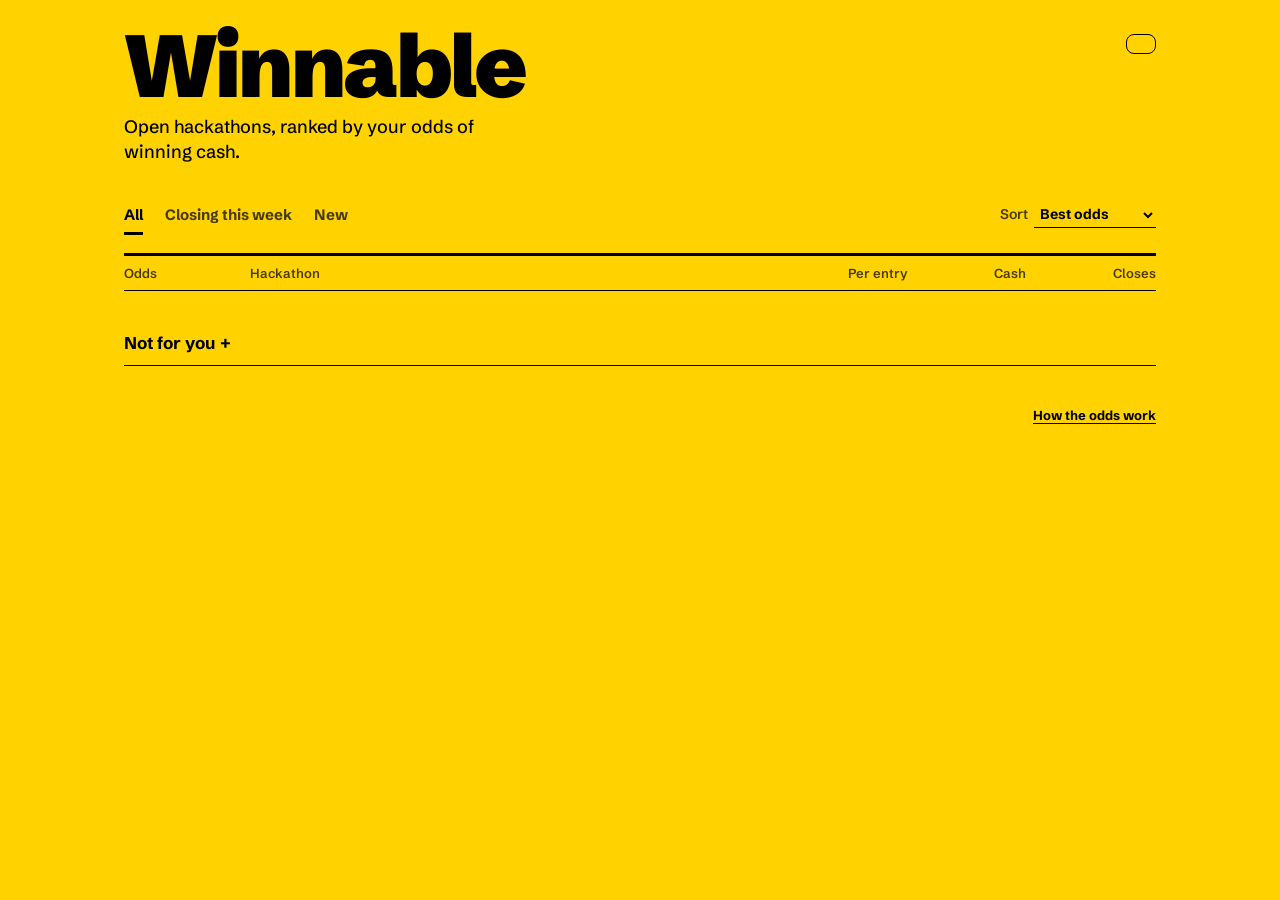
<file: index.html>
<!DOCTYPE html>
<html lang="en">
<head>
<meta charset="utf-8">
<title>Winnable</title>
<meta http-equiv="refresh" content="0; url=site/">
<link rel="canonical" href="site/">
</head>
<body><a href="site/">Open Winnable</a></body>
</html>
</file>
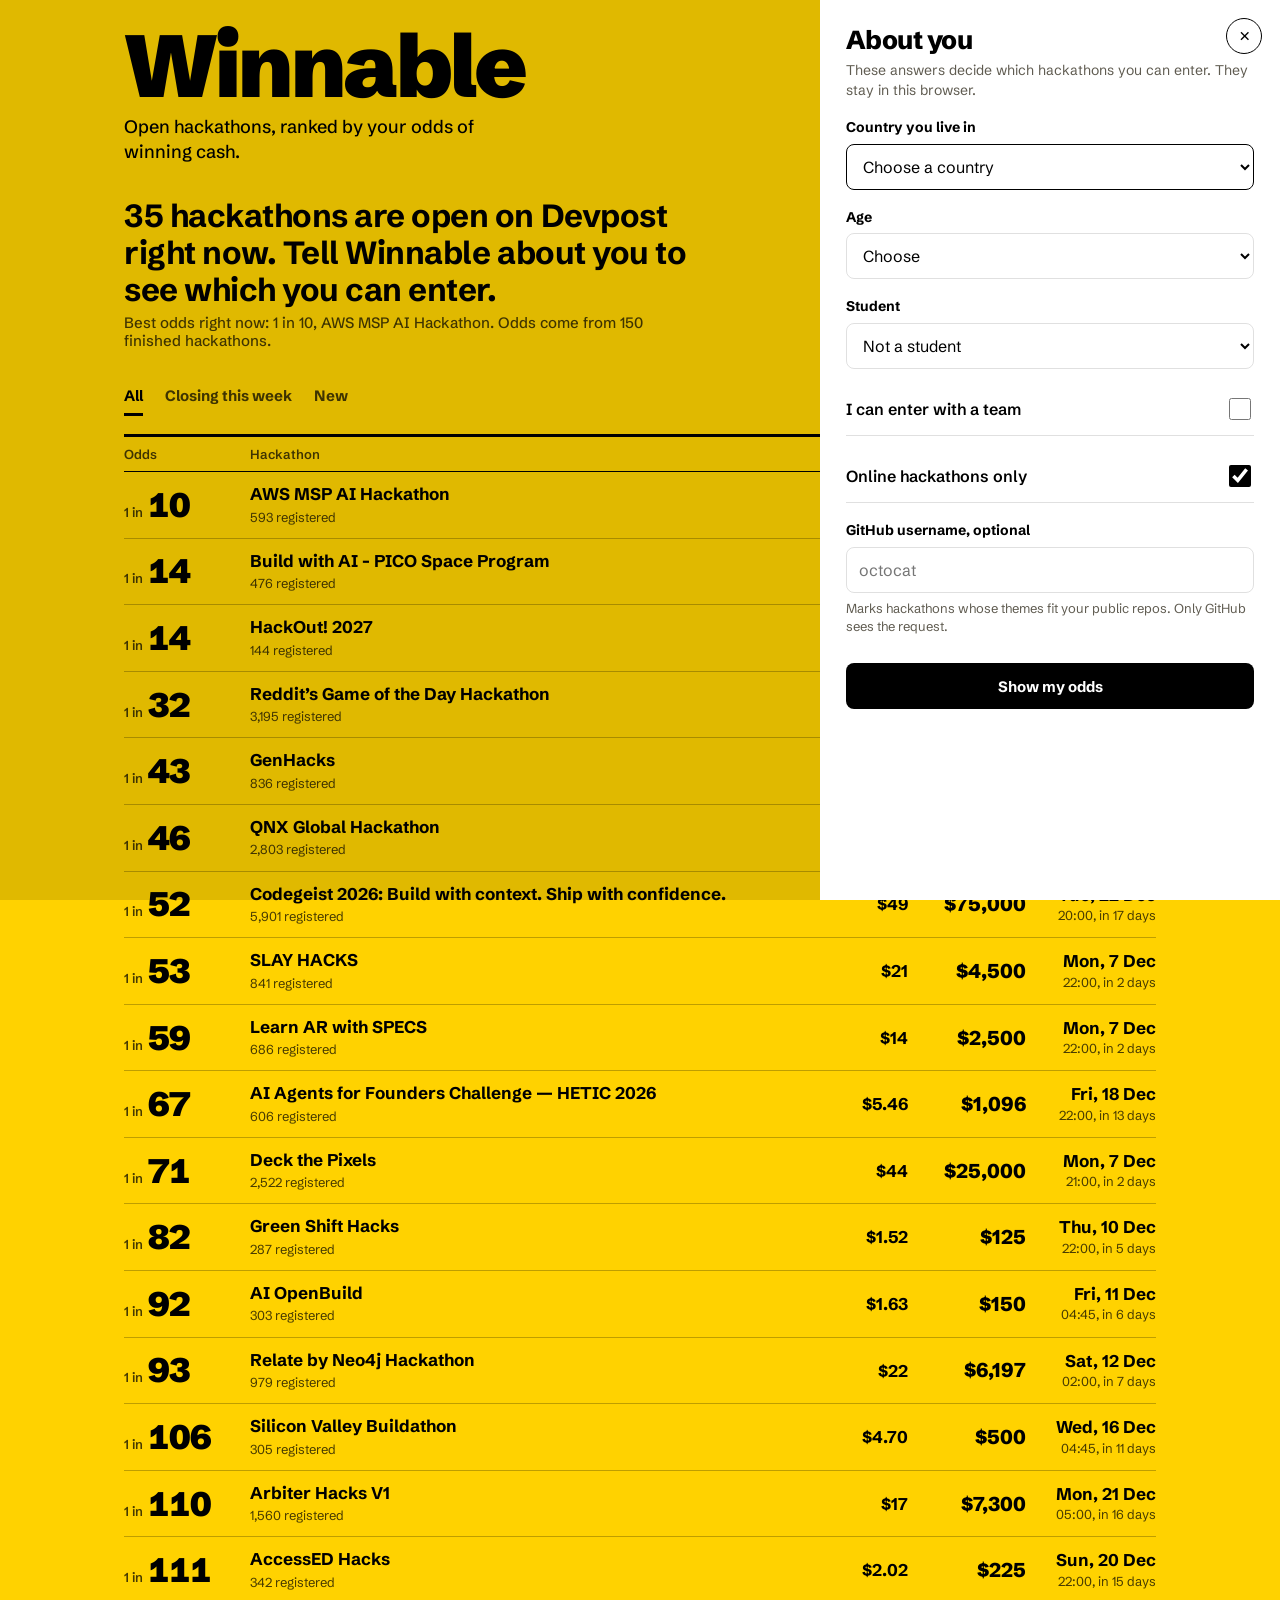
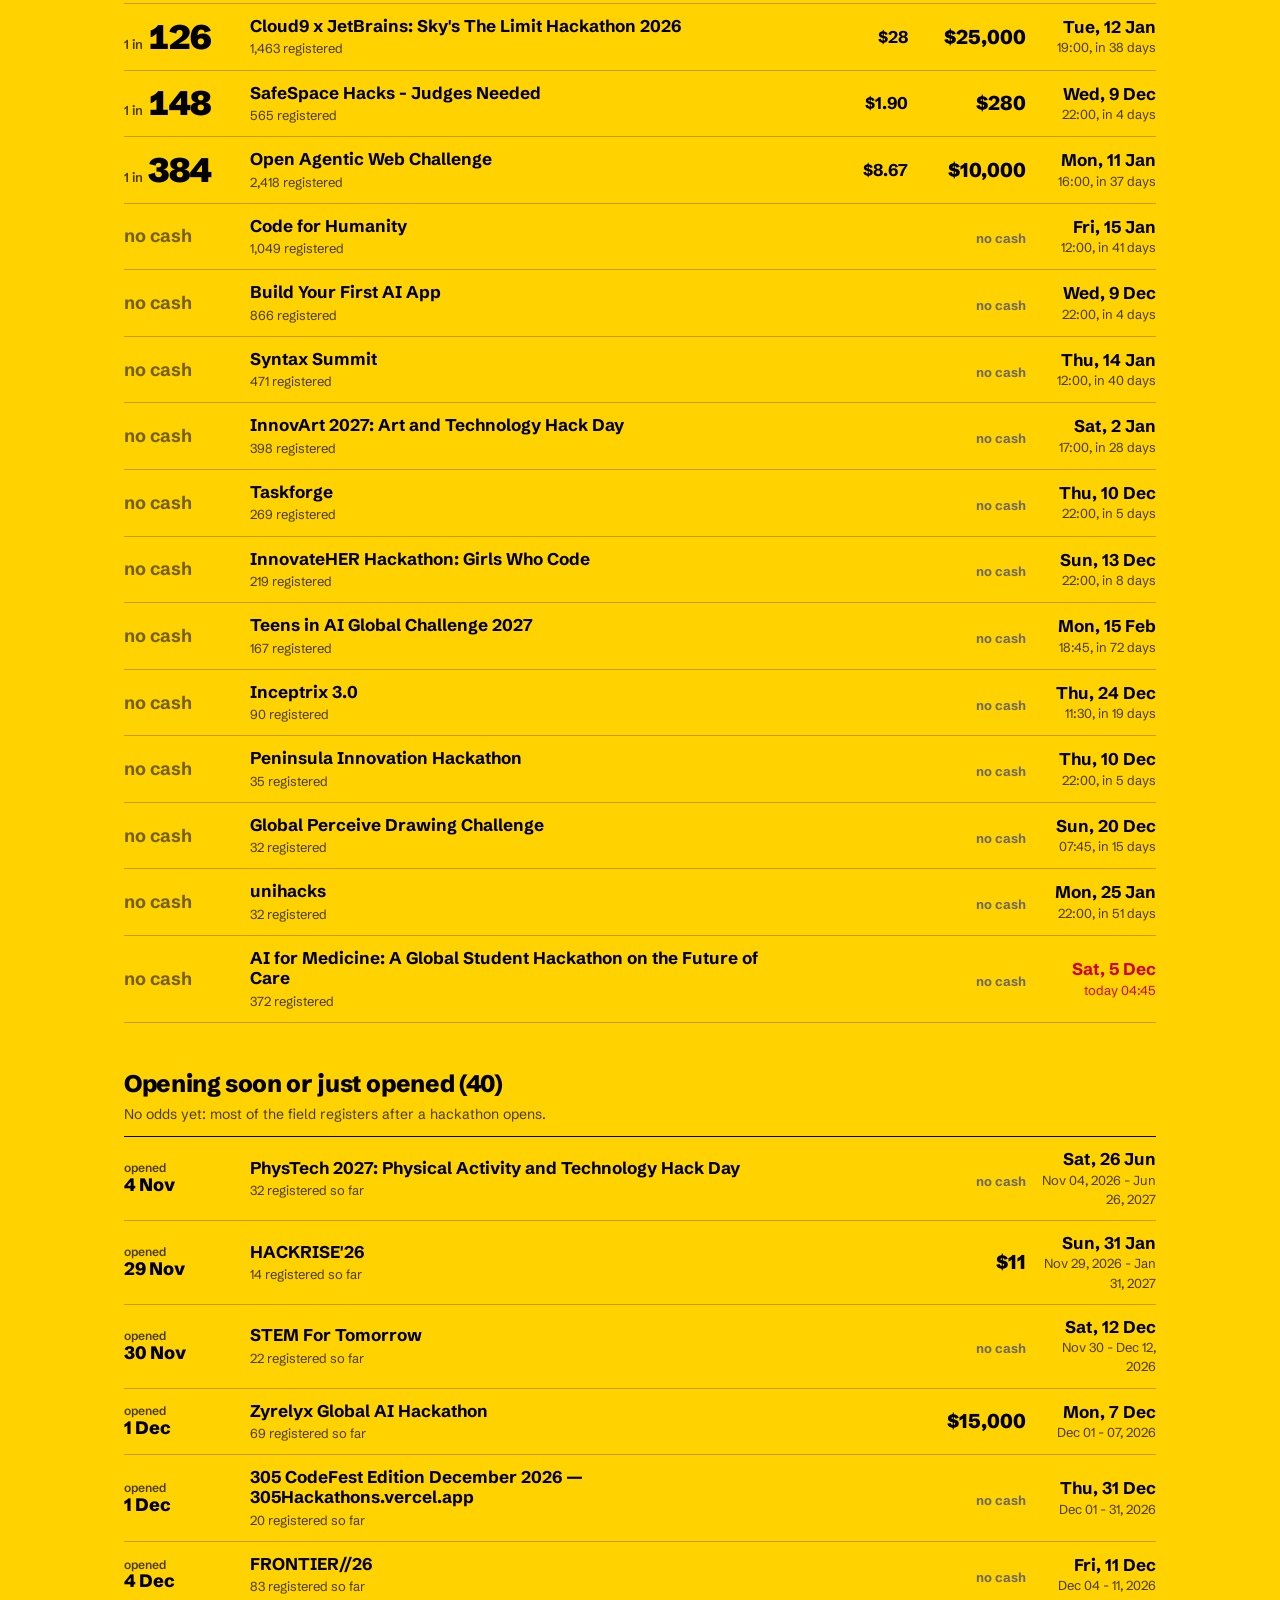
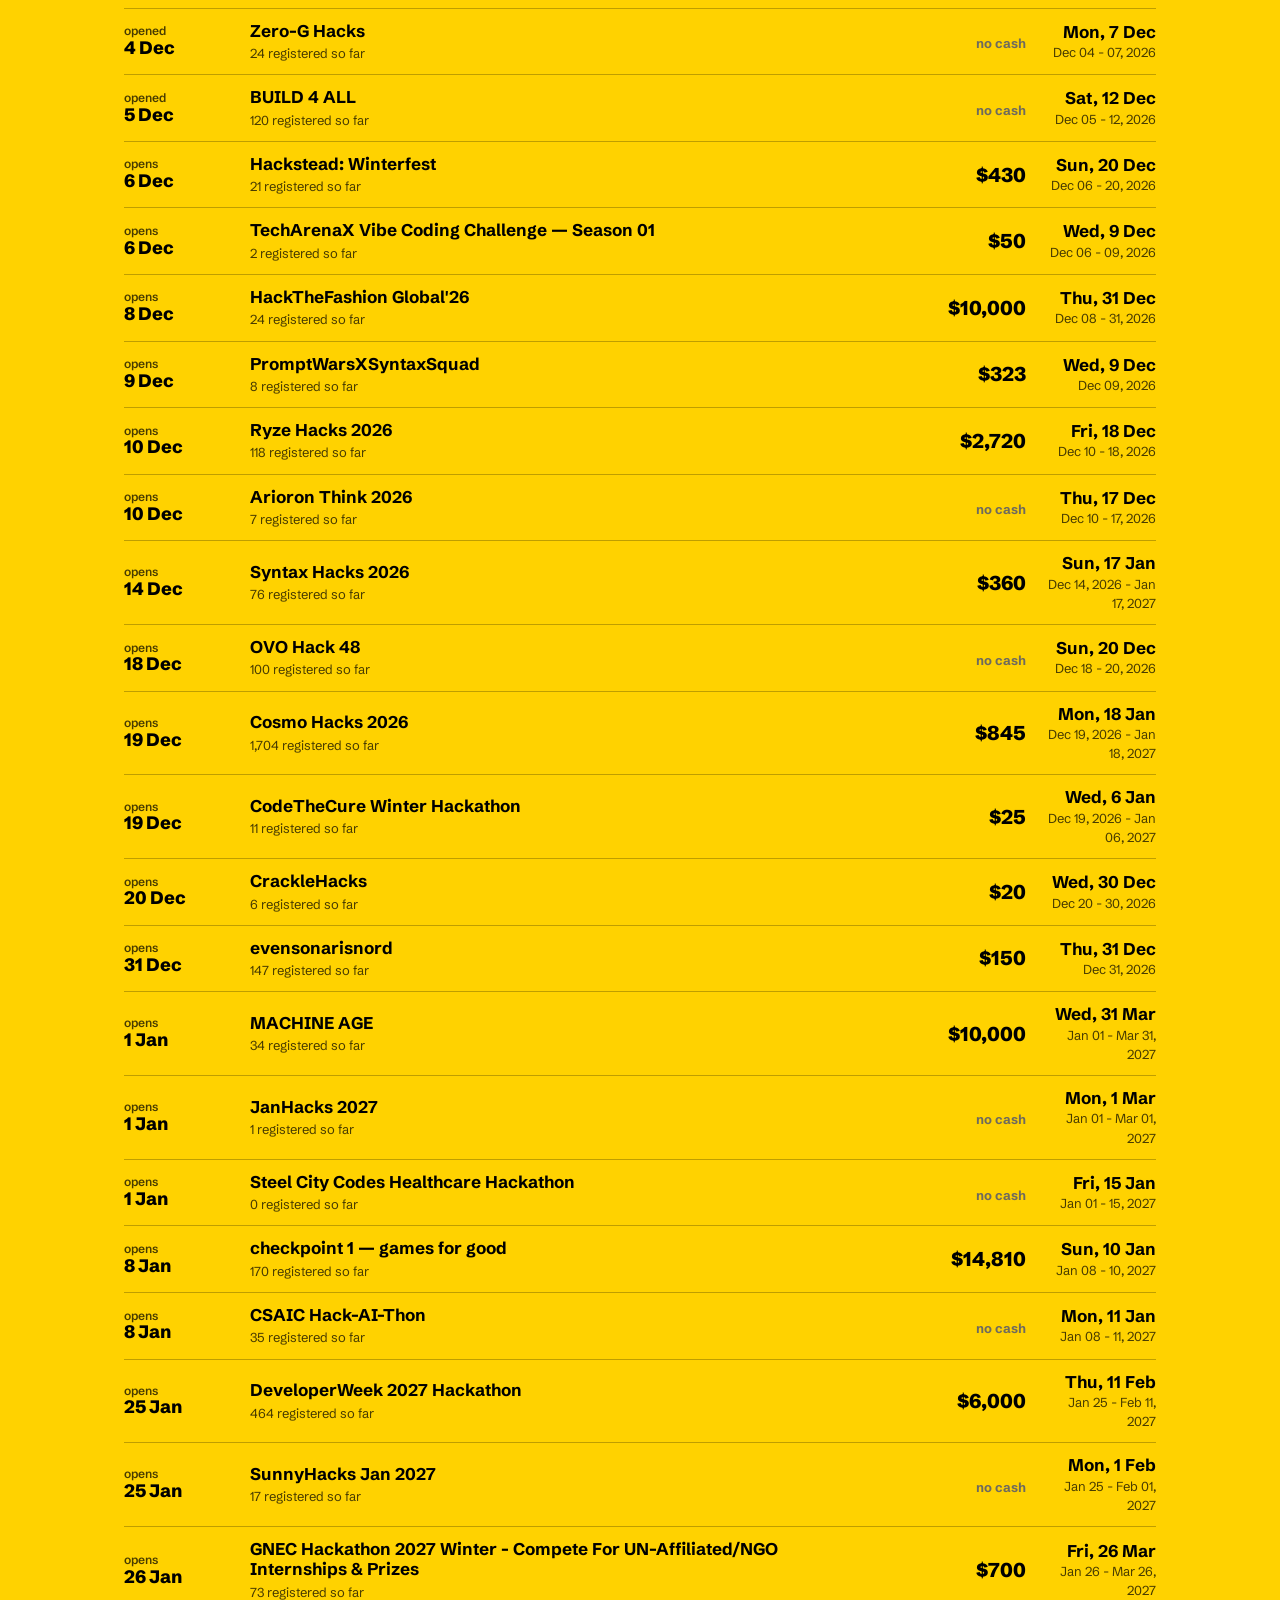
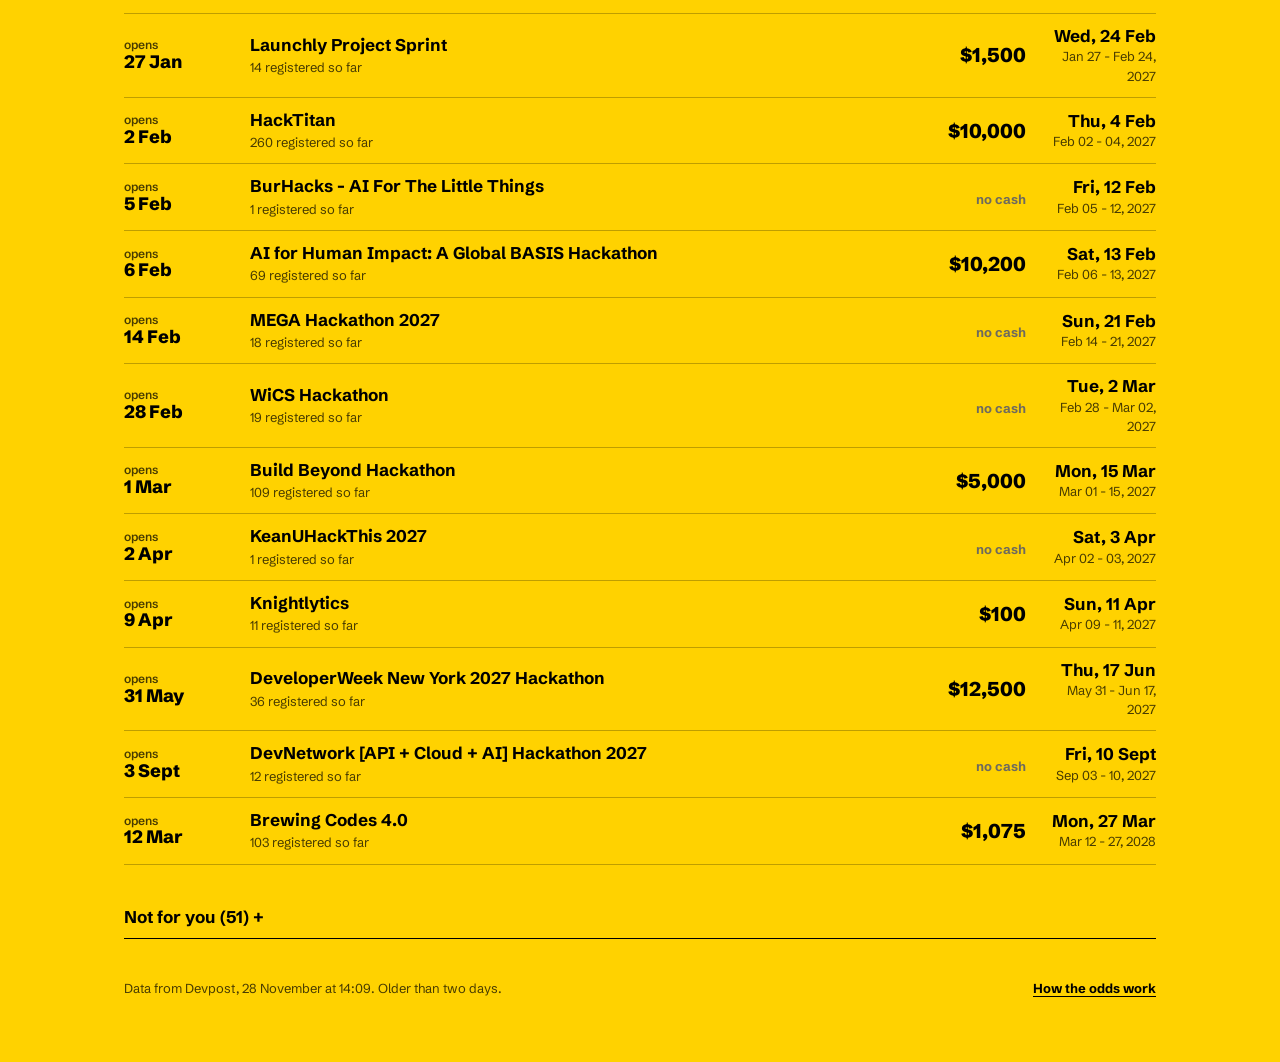
<file: site/index.html>
<!DOCTYPE html>
<html lang="en">
<head>
<meta charset="utf-8">
<meta name="viewport" content="width=device-width, initial-scale=1">
<title>Winnable: hackathons ranked by your odds</title>
<meta name="description" content="Every open Devpost hackathon, ranked by your realistic chance of winning cash, with eligibility checked against you.">
<meta name="theme-color" content="#ffd200" media="(prefers-color-scheme: light)">
<meta name="theme-color" content="#000000" media="(prefers-color-scheme: dark)">
<link rel="icon" href="icon.svg" type="image/svg+xml">
<link rel="preconnect" href="https://fonts.googleapis.com">
<link rel="preconnect" href="https://fonts.gstatic.com" crossorigin>
<link href="https://fonts.googleapis.com/css2?family=Schibsted+Grotesk:wght@400;500;700;800;900&display=swap" rel="stylesheet">
<link rel="stylesheet" href="css/style.css">
</head>
<body>
  <header class="masthead">
    <div class="brand">
      <h1>Winnable</h1>
      <p class="promise">Open hackathons, ranked by your odds of winning cash.</p>
    </div>
    <button class="you" id="youBtn" aria-haspopup="dialog"></button>
  </header>

  <section class="summary" id="summary" aria-live="polite"></section>

  <nav class="filters" id="filters" aria-label="Filters">
    <button data-f="all" class="on">All</button>
    <button data-f="week">Closing this week</button>
    <button data-f="new">New</button>
    <button data-f="gh" hidden>Fits your GitHub</button>
    <label class="sort">Sort
      <select id="sortSel">
        <option value="odds">Best odds</option>
        <option value="ev">Expected cash</option>
        <option value="deadline">Closing soon</option>
      </select>
    </label>
    <button class="cal" id="topCal" hidden>Top 5 to calendar</button>
  </nav>

  <main>
    <div class="board" role="table" aria-label="Hackathons you can enter">
      <div class="row head" role="row">
        <span role="columnheader">Odds</span>
        <span role="columnheader">Hackathon</span>
        <span role="columnheader" class="num">Per entry</span>
        <span role="columnheader" class="num">Cash</span>
        <span role="columnheader" class="num">Closes</span>
      </div>
      <div id="rows" role="rowgroup"></div>
    </div>

    <section class="soon" id="soonWrap" hidden>
      <h2 id="soonTitle">Opening soon</h2>
      <p class="soon-note">No odds yet: most of the field registers after a hackathon opens.</p>
      <div id="soonRows"></div>
    </section>

    <details class="blocked" id="blockedWrap">
      <summary id="blockedSum">Not for you</summary>
      <div id="blockedRows"></div>
    </details>
  </main>

  <footer class="foot">
    <p id="dataNote"></p>
    <button class="linkish" id="howBtn">How the odds work</button>
  </footer>

  <div class="scrim" id="scrim" hidden></div>
  <aside class="panel" id="panel" role="dialog" aria-modal="true" aria-labelledby="panelTitle" hidden></aside>

  <script type="module" src="js/app.js"></script>
</body>
</html>
</file>
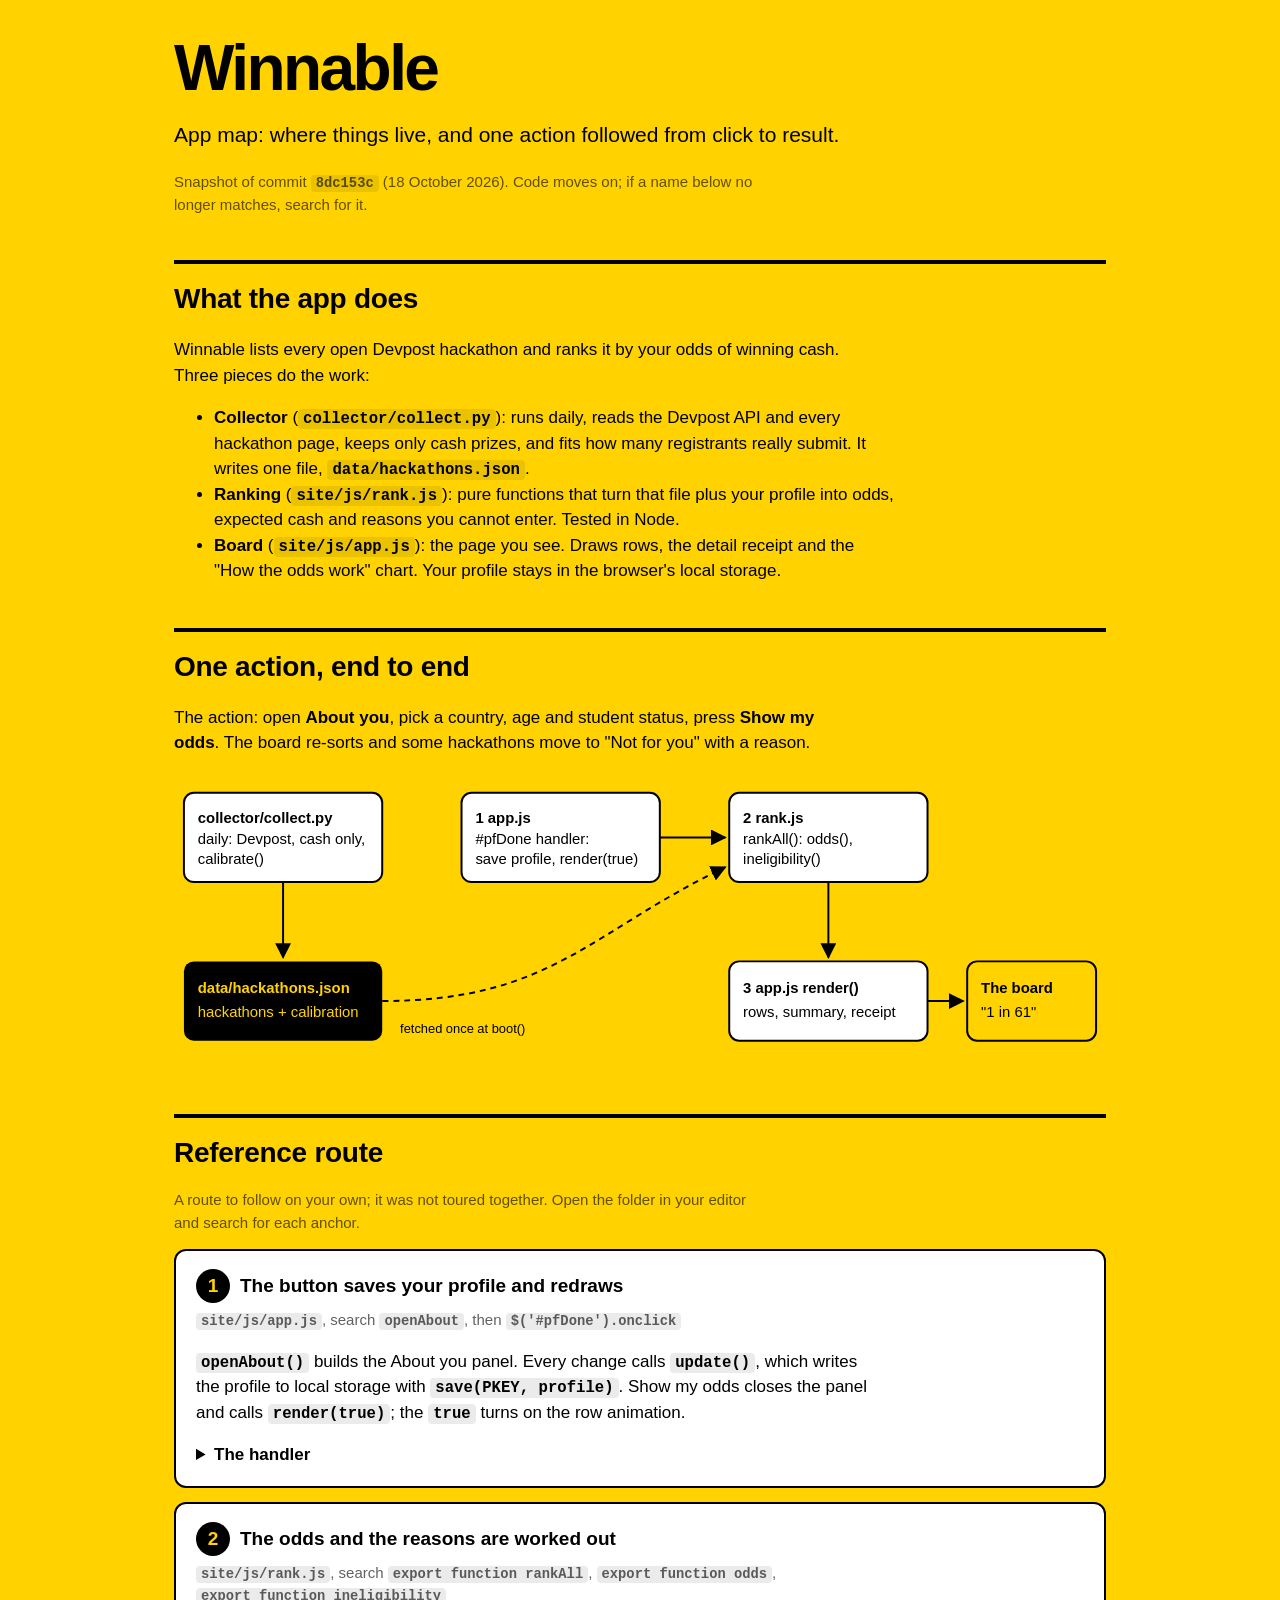
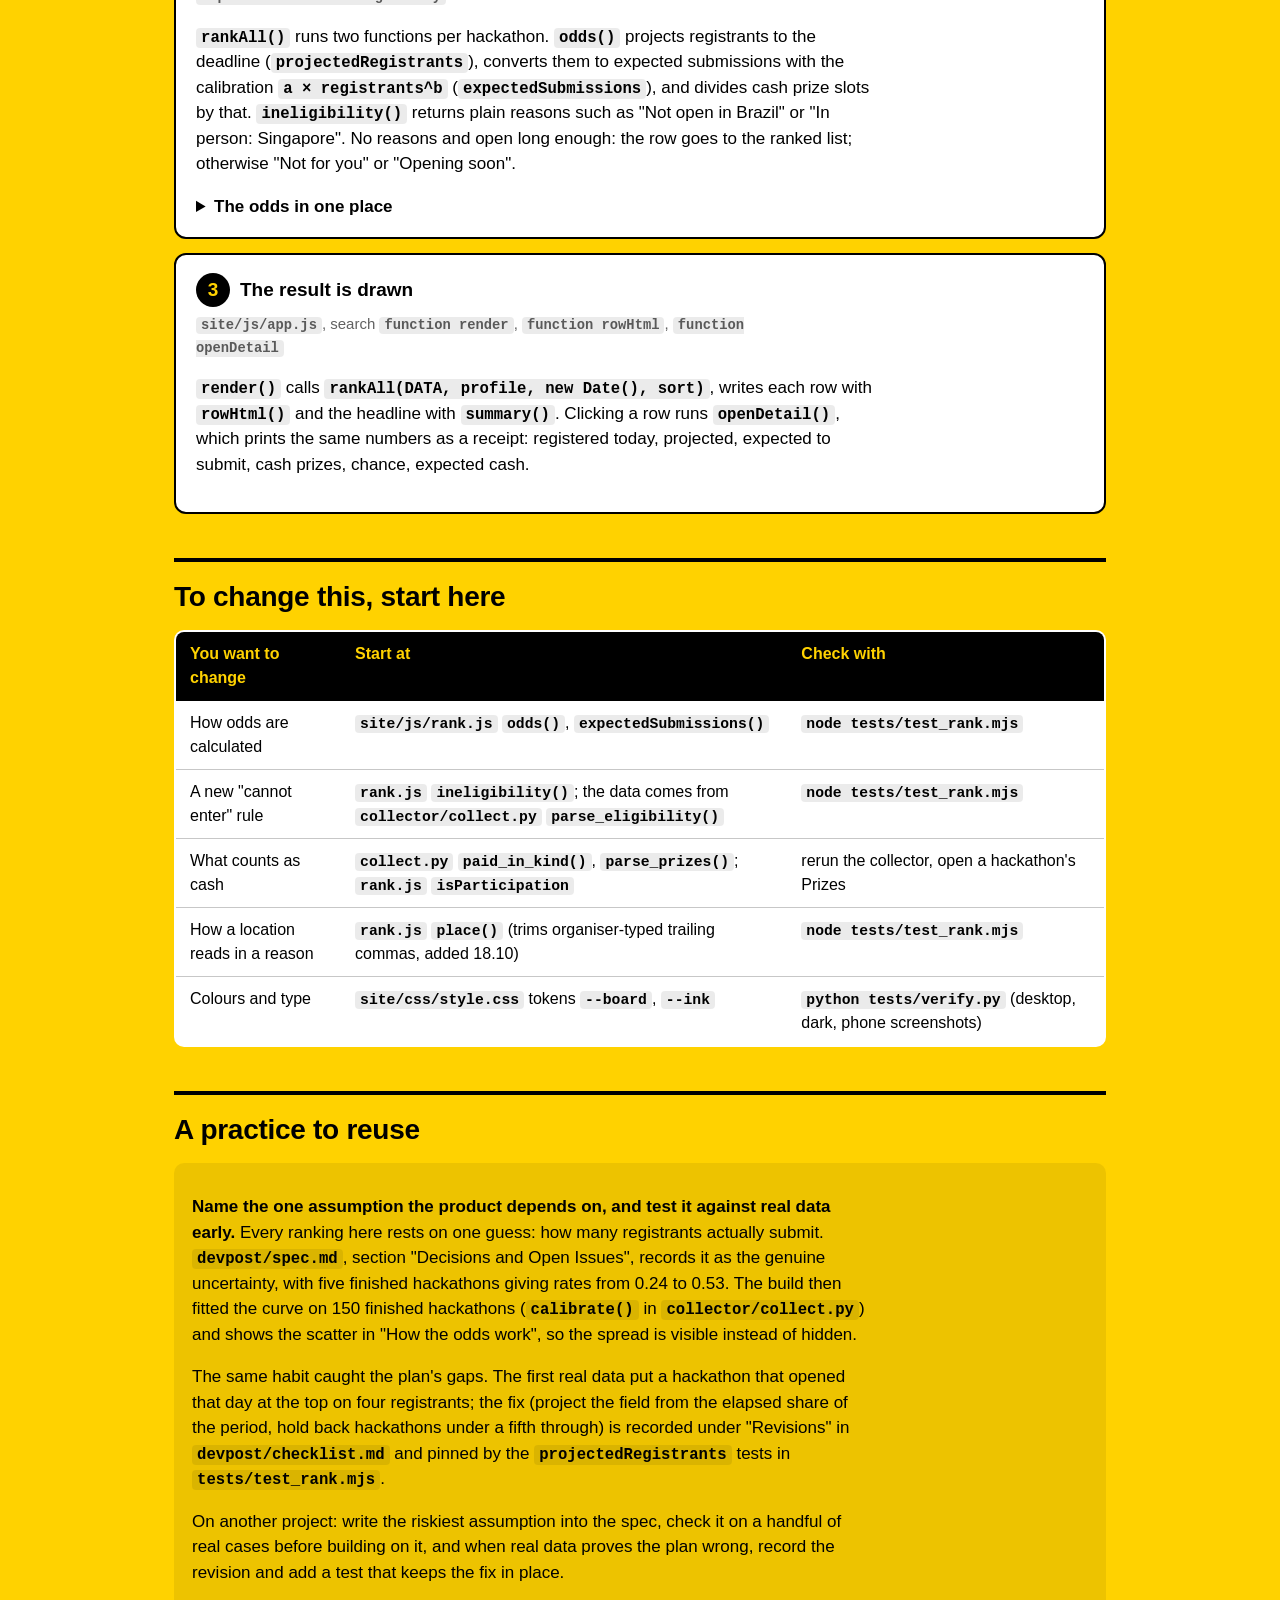
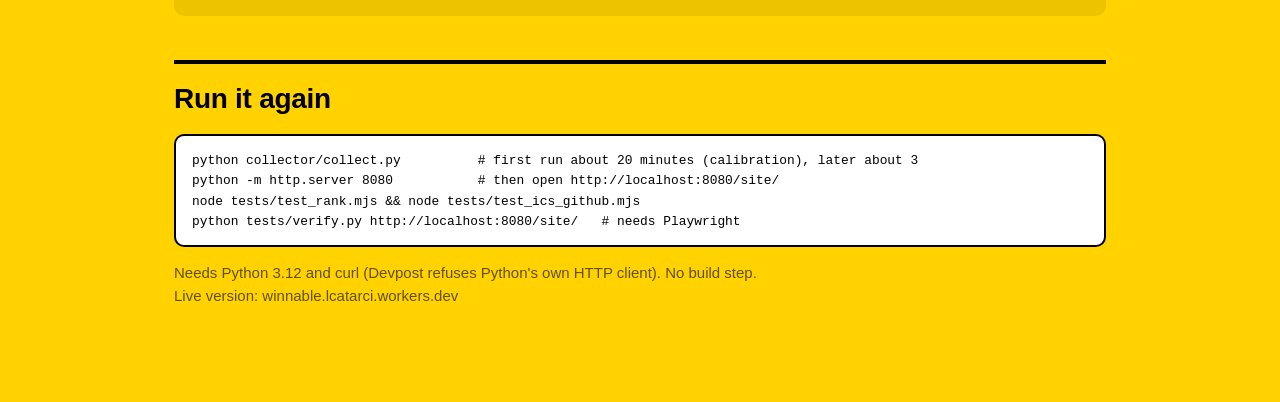
<file: devpost/app-map.html>
<!doctype html>
<html lang="en">
<head>
<meta charset="utf-8">
<meta name="viewport" content="width=device-width, initial-scale=1">
<title>Winnable: app map</title>
<style>
  :root { --board: #ffd200; --ink: #000; --muted: rgba(0,0,0,.62); --rule: rgba(0,0,0,.22); --panel: #fff; }
  * { box-sizing: border-box; }
  html { background: var(--board); }
  body { margin: 0 auto; max-width: 980px; padding: 40px 24px 80px; color: var(--ink);
    font: 400 17px/1.5 "Helvetica Neue", Arial, sans-serif; }
  h1 { font-size: 64px; line-height: .9; letter-spacing: -.04em; margin: 0 0 10px; font-weight: 900; }
  h2 { font-size: 28px; letter-spacing: -.01em; margin: 44px 0 12px; padding-top: 14px; border-top: 4px solid var(--ink); }
  h3 { font-size: 19px; margin: 0 0 6px; }
  p, li { max-width: 72ch; }
  .lead { font-size: 21px; font-weight: 500; }
  .meta { color: var(--muted); font-size: 15px; }
  code { font: 600 .92em/1.3 Consolas, "SF Mono", Menlo, monospace; background: rgba(0,0,0,.08); padding: 1px 5px; border-radius: 4px; }
  pre { background: var(--panel); border: 2px solid var(--ink); border-radius: 10px; padding: 14px 16px; overflow-x: auto; font: 14px/1.45 Consolas, "SF Mono", Menlo, monospace; }
  pre code { background: none; padding: 0; font-weight: 400; }
  .stop { background: var(--panel); border: 2px solid var(--ink); border-radius: 12px; padding: 18px 20px; margin: 14px 0; }
  .stop .n { display: inline-block; min-width: 34px; height: 34px; line-height: 34px; text-align: center; background: var(--ink); color: var(--board); border-radius: 50%; font-weight: 900; margin-right: 10px; }
  .where { font-size: 15px; color: var(--muted); margin: 4px 0 8px; }
  details { margin-top: 8px; }
  summary { cursor: pointer; font-weight: 700; }
  summary:focus-visible, a:focus-visible { outline: 3px solid var(--ink); outline-offset: 3px; }
  table { border-collapse: collapse; width: 100%; background: var(--panel); border: 2px solid var(--ink); border-radius: 10px; overflow: hidden; }
  td, th { text-align: left; padding: 10px 14px; border-bottom: 1px solid var(--rule); vertical-align: top; font-size: 16px; }
  th { background: var(--ink); color: var(--board); }
  svg { width: 100%; height: auto; display: block; }
  .note { border-left: 0; background: rgba(0,0,0,.07); padding: 14px 18px; border-radius: 10px; }
</style>
</head>
<body>
<header>
  <h1>Winnable</h1>
  <p class="lead">App map: where things live, and one action followed from click to result.</p>
  <p class="meta">Snapshot of commit <code>8dc153c</code> (18 October 2026). Code moves on; if a name below no longer matches, search for it.</p>
</header>

<h2>What the app does</h2>
<p>Winnable lists every open Devpost hackathon and ranks it by your odds of winning cash. Three pieces do the work:</p>
<ul>
  <li><b>Collector</b> (<code>collector/collect.py</code>): runs daily, reads the Devpost API and every hackathon page, keeps only cash prizes, and fits how many registrants really submit. It writes one file, <code>data/hackathons.json</code>.</li>
  <li><b>Ranking</b> (<code>site/js/rank.js</code>): pure functions that turn that file plus your profile into odds, expected cash and reasons you cannot enter. Tested in Node.</li>
  <li><b>Board</b> (<code>site/js/app.js</code>): the page you see. Draws rows, the detail receipt and the "How the odds work" chart. Your profile stays in the browser's local storage.</li>
</ul>

<h2>One action, end to end</h2>
<p>The action: open <b>About you</b>, pick a country, age and student status, press <b>Show my odds</b>. The board re-sorts and some hackathons move to "Not for you" with a reason.</p>

<svg viewBox="0 0 940 300" role="img" aria-labelledby="dgT dgD">
  <title id="dgT">Flow of the Show my odds action</title>
  <desc id="dgD">The collector writes data/hackathons.json once a day. In the browser, the Show my odds handler in app.js saves the profile and calls render, which calls rankAll in rank.js; rankAll computes odds and eligibility for each hackathon from the data file and the profile, and render draws the ranked rows.</desc>
  <defs><marker id="ar" viewBox="0 0 10 10" refX="9" refY="5" markerWidth="8" markerHeight="8" orient="auto"><path d="M0 0L10 5L0 10z" fill="#000"/></marker></defs>
  <g font-family="Helvetica Neue, Arial, sans-serif" font-size="15">
    <rect x="10" y="20" width="200" height="90" rx="10" fill="#fff" stroke="#000" stroke-width="2"/>
    <text x="24" y="50" font-weight="700">collector/collect.py</text>
    <text x="24" y="72">daily: Devpost, cash only,</text>
    <text x="24" y="92">calibrate()</text>
    <rect x="10" y="190" width="200" height="80" rx="10" fill="#000"/>
    <text x="24" y="222" font-weight="700" fill="#ffd200">data/hackathons.json</text>
    <text x="24" y="246" fill="#ffd200">hackathons + calibration</text>
    <line x1="110" y1="110" x2="110" y2="186" stroke="#000" stroke-width="2" marker-end="url(#ar)"/>

    <rect x="290" y="20" width="200" height="90" rx="10" fill="#fff" stroke="#000" stroke-width="2"/>
    <text x="304" y="50" font-weight="700">1  app.js</text>
    <text x="304" y="72">#pfDone handler:</text>
    <text x="304" y="92">save profile, render(true)</text>

    <rect x="560" y="20" width="200" height="90" rx="10" fill="#fff" stroke="#000" stroke-width="2"/>
    <text x="574" y="50" font-weight="700">2  rank.js</text>
    <text x="574" y="72">rankAll(): odds(),</text>
    <text x="574" y="92">ineligibility()</text>

    <rect x="560" y="190" width="200" height="80" rx="10" fill="#fff" stroke="#000" stroke-width="2"/>
    <text x="574" y="222" font-weight="700">3  app.js render()</text>
    <text x="574" y="246">rows, summary, receipt</text>

    <rect x="800" y="190" width="130" height="80" rx="10" fill="#ffd200" stroke="#000" stroke-width="2"/>
    <text x="814" y="222" font-weight="700">The board</text>
    <text x="814" y="246">"1 in 61"</text>

    <line x1="490" y1="65" x2="556" y2="65" stroke="#000" stroke-width="2" marker-end="url(#ar)"/>
    <line x1="660" y1="110" x2="660" y2="186" stroke="#000" stroke-width="2" marker-end="url(#ar)"/>
    <line x1="760" y1="230" x2="796" y2="230" stroke="#000" stroke-width="2" marker-end="url(#ar)"/>
    <path d="M210 230 C 380 230, 420 160, 556 95" fill="none" stroke="#000" stroke-width="2" stroke-dasharray="6 5" marker-end="url(#ar)"/>
    <text x="228" y="262" font-size="13">fetched once at boot()</text>
  </g>
</svg>

<h2>Reference route</h2>
<p class="meta">A route to follow on your own; it was not toured together. Open the folder in your editor and search for each anchor.</p>

<div class="stop">
  <h3><span class="n">1</span>The button saves your profile and redraws</h3>
  <p class="where"><code>site/js/app.js</code>, search <code>openAbout</code>, then <code>$('#pfDone').onclick</code></p>
  <p><code>openAbout()</code> builds the About you panel. Every change calls <code>update()</code>, which writes the profile to local storage with <code>save(PKEY, profile)</code>. Show my odds closes the panel and calls <code>render(true)</code>; the <code>true</code> turns on the row animation.</p>
  <details><summary>The handler</summary>
<pre><code>$('#pfDone').onclick = async () =&gt; {
  update();
  closePanel();
  render(true);
  await loadGithub();
};</code></pre></details>
</div>

<div class="stop">
  <h3><span class="n">2</span>The odds and the reasons are worked out</h3>
  <p class="where"><code>site/js/rank.js</code>, search <code>export function rankAll</code>, <code>export function odds</code>, <code>export function ineligibility</code></p>
  <p><code>rankAll()</code> runs two functions per hackathon. <code>odds()</code> projects registrants to the deadline (<code>projectedRegistrants</code>), converts them to expected submissions with the calibration <code>a × registrants^b</code> (<code>expectedSubmissions</code>), and divides cash prize slots by that. <code>ineligibility()</code> returns plain reasons such as "Not open in Brazil" or "In person: Singapore". No reasons and open long enough: the row goes to the ranked list; otherwise "Not for you" or "Opening soon".</p>
  <details><summary>The odds in one place</summary>
<pre><code>const projected = projectedRegistrants(h, now);
const subs = expectedSubmissions(projected, calib);
const pAny = slots ? Math.min(1, slots / subs) : 0;
// oneIn = round(1 / pAny), ev = totalCash / max(subs, slots)</code></pre></details>
</div>

<div class="stop">
  <h3><span class="n">3</span>The result is drawn</h3>
  <p class="where"><code>site/js/app.js</code>, search <code>function render</code>, <code>function rowHtml</code>, <code>function openDetail</code></p>
  <p><code>render()</code> calls <code>rankAll(DATA, profile, new Date(), sort)</code>, writes each row with <code>rowHtml()</code> and the headline with <code>summary()</code>. Clicking a row runs <code>openDetail()</code>, which prints the same numbers as a receipt: registered today, projected, expected to submit, cash prizes, chance, expected cash.</p>
</div>

<h2>To change this, start here</h2>
<table>
  <tr><th>You want to change</th><th>Start at</th><th>Check with</th></tr>
  <tr><td>How odds are calculated</td><td><code>site/js/rank.js</code> <code>odds()</code>, <code>expectedSubmissions()</code></td><td><code>node tests/test_rank.mjs</code></td></tr>
  <tr><td>A new "cannot enter" rule</td><td><code>rank.js</code> <code>ineligibility()</code>; the data comes from <code>collector/collect.py</code> <code>parse_eligibility()</code></td><td><code>node tests/test_rank.mjs</code></td></tr>
  <tr><td>What counts as cash</td><td><code>collect.py</code> <code>paid_in_kind()</code>, <code>parse_prizes()</code>; <code>rank.js</code> <code>isParticipation</code></td><td>rerun the collector, open a hackathon's Prizes</td></tr>
  <tr><td>How a location reads in a reason</td><td><code>rank.js</code> <code>place()</code> (trims organiser-typed trailing commas, added 18.10)</td><td><code>node tests/test_rank.mjs</code></td></tr>
  <tr><td>Colours and type</td><td><code>site/css/style.css</code> tokens <code>--board</code>, <code>--ink</code></td><td><code>python tests/verify.py</code> (desktop, dark, phone screenshots)</td></tr>
</table>

<h2>A practice to reuse</h2>
<div class="note">
  <p><b>Name the one assumption the product depends on, and test it against real data early.</b> Every ranking here rests on one guess: how many registrants actually submit. <code>devpost/spec.md</code>, section "Decisions and Open Issues", records it as the genuine uncertainty, with five finished hackathons giving rates from 0.24 to 0.53. The build then fitted the curve on 150 finished hackathons (<code>calibrate()</code> in <code>collector/collect.py</code>) and shows the scatter in "How the odds work", so the spread is visible instead of hidden.</p>
  <p>The same habit caught the plan's gaps. The first real data put a hackathon that opened that day at the top on four registrants; the fix (project the field from the elapsed share of the period, hold back hackathons under a fifth through) is recorded under "Revisions" in <code>devpost/checklist.md</code> and pinned by the <code>projectedRegistrants</code> tests in <code>tests/test_rank.mjs</code>.</p>
  <p>On another project: write the riskiest assumption into the spec, check it on a handful of real cases before building on it, and when real data proves the plan wrong, record the revision and add a test that keeps the fix in place.</p>
</div>

<h2>Run it again</h2>
<pre><code>python collector/collect.py          # first run about 20 minutes (calibration), later about 3
python -m http.server 8080           # then open http://localhost:8080/site/
node tests/test_rank.mjs &amp;&amp; node tests/test_ics_github.mjs
python tests/verify.py http://localhost:8080/site/   # needs Playwright</code></pre>
<p class="meta">Needs Python 3.12 and curl (Devpost refuses Python's own HTTP client). No build step. Live version: winnable.lcatarci.workers.dev</p>
</body>
</html>
</file>
<file: site/css/style.css>
/* Winnable. A departure board for prize money: black type on signal yellow,
   one grotesque, red only for deadlines inside 48 hours. */
:root {
  --board: #ffd200;
  --ink: #000000;
  --ink-2: rgba(0, 0, 0, .72);
  --muted: rgba(0, 0, 0, .55);
  --rule: rgba(0, 0, 0, .25);
  --rule-2: rgba(0, 0, 0, .12);
  --urgent: #d0021b;
  --off: #6e6a5e;
  --panel: #ffffff;
  --panel-ink: #000000;
  --panel-muted: #5f5b50;
  --panel-rule: rgba(0, 0, 0, .12);
  --focus: #000000;
  --r: 8px;
  --font: 'Schibsted Grotesk', 'Helvetica Neue', Arial, sans-serif;
  color-scheme: light;
}
@media (prefers-color-scheme: dark) {
  :root {
    --board: #000000;
    --ink: #ffd200;
    --ink-2: rgba(255, 210, 0, .78);
    --muted: rgba(255, 210, 0, .58);
    --rule: rgba(255, 210, 0, .28);
    --rule-2: rgba(255, 210, 0, .14);
    --urgent: #ff5a4a;
    --off: #8d8774;
    --panel: #1c1b17;
    --panel-ink: #f4f0e2;
    --panel-muted: #a8a290;
    --panel-rule: rgba(244, 240, 226, .14);
    --focus: #ffd200;
    color-scheme: dark;
  }
}

* { box-sizing: border-box; }
html { background: var(--board); }
body {
  margin: 0 auto; max-width: 1080px; padding: 28px 24px 64px;
  font: 400 16px/1.4 var(--font); color: var(--ink); background: var(--board);
  -webkit-font-smoothing: antialiased;
}
h1, h2, h3, p { margin: 0; }
button { font: inherit; color: inherit; background: none; border: 0; padding: 0; cursor: pointer; text-align: inherit; }
:focus-visible { outline: 2px solid var(--focus); outline-offset: 2px; border-radius: 3px; }
[hidden] { display: none !important; }

/* masthead */
.masthead { display: flex; align-items: flex-start; justify-content: space-between; gap: 20px; }
.brand h1 { font-size: clamp(44px, 8vw, 88px); line-height: .86; font-weight: 900; letter-spacing: -.045em; }
.promise { margin-top: 10px; font-size: 18px; font-weight: 500; max-width: 34ch; }
.you {
  flex: none; margin-top: 6px; max-width: 280px; padding: 9px 14px; border: 1.5px solid var(--ink);
  border-radius: var(--r); font-size: 14px; font-weight: 600; line-height: 1.3;
}
.you:hover { background: var(--ink); color: var(--board); }

/* summary line: the one sentence that answers "what can I win" */
.summary { margin-top: 34px; font-size: clamp(22px, 3.2vw, 32px); font-weight: 700; letter-spacing: -.015em; line-height: 1.15; max-width: 30ch; }
.summary .sub { display: block; margin-top: 6px; font-size: 15px; font-weight: 500; letter-spacing: 0; color: var(--ink-2); max-width: 60ch; }

.filters { display: flex; flex-wrap: wrap; align-items: flex-end; gap: 4px 22px; margin-top: 30px; }
.filters > button { padding: 6px 0 7px; font-size: 15px; font-weight: 700; color: var(--ink-2); border-bottom: 3px solid transparent; }
.filters > button.on { color: var(--ink); border-color: var(--ink); }
.filters > button:hover { color: var(--ink); }

/* the board */
.board { margin-top: 18px; border-top: 3px solid var(--ink); }
.row {
  display: grid; grid-template-columns: 112px minmax(0, 1fr) 96px 104px 116px; gap: 14px; align-items: center;
  padding: 12px 0; border-bottom: 1px solid var(--rule); width: 100%;
}
.row.head { padding: 8px 0; font-size: 13px; font-weight: 600; color: var(--ink-2); border-bottom: 1.5px solid var(--ink); }
.num { text-align: right; }
button.row { cursor: pointer; }
button.row:hover .name { text-decoration: underline; text-decoration-thickness: 2px; text-underline-offset: 3px; }

.odds { display: flex; align-items: baseline; gap: 5px; white-space: nowrap; }
.odds small { font-size: 13px; font-weight: 600; color: var(--ink-2); }
.odds b { font-size: 34px; line-height: 1; font-weight: 900; letter-spacing: -.03em; font-variant-numeric: tabular-nums; }
.odds.none b { font-size: 18px; font-weight: 700; color: var(--muted); letter-spacing: 0; }

.what { min-width: 0; }
.name { display: block; font-size: 17px; font-weight: 700; line-height: 1.2; overflow-wrap: break-word; }
.meta { display: flex; flex-wrap: wrap; gap: 4px 12px; margin-top: 3px; font-size: 13px; color: var(--ink-2); }
.tag { font-weight: 700; color: var(--ink); }
.tag.new::before, .tag.gh::before { content: ''; display: inline-block; width: 7px; height: 7px; border-radius: 50%; background: currentColor; margin-right: 5px; vertical-align: 1px; }

.money { font-size: 17px; font-weight: 700; }
.money.big { font-size: 20px; font-weight: 800; }
.closes { text-align: right; line-height: 1.2; }
.closes b { display: block; font-size: 17px; font-weight: 700; }
.closes span { font-size: 13px; color: var(--ink-2); }
.closes.urgent b, .closes.urgent span { color: var(--urgent); }

.filters .sort { margin-left: auto; display: inline-flex; align-items: center; gap: 6px; padding-bottom: 7px; font-size: 14px; font-weight: 600; color: var(--ink-2); }
.filters .sort select { font: inherit; font-weight: 700; color: var(--ink); background: transparent; border: 0; border-bottom: 1.5px solid var(--ink); border-radius: 0; padding: 2px 2px 3px; }
.filters .cal { padding-bottom: 7px; font-size: 14px; font-weight: 700; color: var(--ink); text-decoration: underline; text-underline-offset: 3px; border: 0; }

/* opening soon: same timetable, quieter, dates instead of odds */
.soon { margin-top: 44px; }
.soon h2 { font-size: 24px; font-weight: 800; letter-spacing: -.015em; }
.soon-note { margin-top: 4px; font-size: 14px; color: var(--ink-2); }
.soon #soonRows { margin-top: 12px; border-top: 1.5px solid var(--ink); }
.opens { white-space: nowrap; line-height: 1.15; }
.opens small { display: block; font-size: 12px; font-weight: 600; color: var(--ink-2); }
.opens b { font-size: 18px; font-weight: 800; }

/* calibration chart: one series, recessive grid, ink fit line */
.calib { margin: 16px 0 0; }
.calib figcaption { font-size: 14px; font-weight: 700; }
.calib svg { display: block; width: 100%; height: auto; margin-top: 8px; overflow: visible; }
.calib text { font: 500 11px var(--font); fill: var(--panel-muted); }
.calib text.axis { font-weight: 700; fill: var(--panel-ink); }
.calib .g { stroke: var(--panel-rule); stroke-width: 1; }
.calib .dots circle { fill: var(--off); fill-opacity: .55; stroke: var(--panel); stroke-width: 1.5; }
.calib .dots circle:hover { fill-opacity: 1; fill: var(--panel-ink); }
.calib .fit { fill: none; stroke: var(--panel-ink); stroke-width: 2.5; stroke-linecap: round; }

/* not for you */
.blocked { margin-top: 30px; }
.blocked summary { cursor: pointer; font-size: 17px; font-weight: 700; padding: 10px 0; border-bottom: 1.5px solid var(--ink); list-style: none; }
.blocked summary::-webkit-details-marker { display: none; }
.blocked summary::after { content: ' +'; }
.blocked[open] summary::after { content: ' \2212'; }
.blocked .row { color: var(--off); border-color: var(--rule-2); }
.blocked .row .name { color: var(--off); }
.reason { font-size: 13px; font-weight: 700; color: var(--off); }

.empty { padding: 28px 0; font-size: 17px; font-weight: 500; border-bottom: 1px solid var(--rule); }

.foot { display: flex; flex-wrap: wrap; justify-content: space-between; gap: 12px; margin-top: 40px; font-size: 13px; color: var(--ink-2); }
.linkish { font-weight: 700; color: var(--ink); text-decoration: underline; text-underline-offset: 3px; }

/* panel: quiet white, the receipt for each number */
.scrim { position: fixed; inset: 0; background: rgba(0, 0, 0, .12); z-index: 20; }
.panel {
  position: fixed; z-index: 30; top: 0; right: 0; bottom: 0; width: min(460px, 100%); overflow-y: auto;
  background: var(--panel); color: var(--panel-ink); padding: 26px 26px 40px;
}
.panel .close { position: absolute; top: 18px; right: 18px; width: 36px; height: 36px; border-radius: 50%; border: 1.5px solid var(--panel-ink); font-size: 18px; text-align: center; }
.panel-head { margin: -26px -26px 4px; padding: 26px 26px 20px; background: var(--board); color: var(--ink); border-bottom: 3px solid var(--ink); }
.panel-head .org { color: var(--ink-2); }
.panel .close { z-index: 1; }
.blocked-reason { color: var(--urgent); font-weight: 700; }
.panel h2 { font-size: 26px; line-height: 1.12; font-weight: 800; letter-spacing: -.02em; padding-right: 44px; }
.panel .org { margin-top: 6px; font-size: 14px; color: var(--panel-muted); }
.panel h3 { margin-top: 26px; font-size: 15px; font-weight: 700; }
.panel p { margin-top: 8px; font-size: 15px; }
.bigodds { display: flex; align-items: baseline; gap: 8px; margin-top: 18px; }
.bigodds small { font-size: 18px; font-weight: 600; }
.bigodds b { font-size: 64px; line-height: .9; font-weight: 900; letter-spacing: -.04em; }
.verdict { margin-top: 10px; font-size: 16px; font-weight: 500; }

.receipt { margin-top: 12px; border-top: 1.5px solid var(--panel-ink); }
.receipt div { display: flex; justify-content: space-between; gap: 12px; padding: 8px 0; border-bottom: 1px solid var(--panel-rule); font-size: 15px; }
.receipt div b { font-weight: 700; white-space: nowrap; }
.receipt div.total { border-bottom: 1.5px solid var(--panel-ink); font-weight: 800; }
.receipt .op { color: var(--panel-muted); }

.checks { list-style: none; padding: 0; margin: 10px 0 0; }
.checks li { display: flex; gap: 10px; padding: 7px 0; border-bottom: 1px solid var(--panel-rule); font-size: 15px; }
.checks .mark { flex: none; width: 20px; font-weight: 900; }
.checks .no { color: var(--urgent); }
.prizes { margin-top: 10px; }
.prizes div { display: flex; justify-content: space-between; gap: 12px; padding: 7px 0; border-bottom: 1px solid var(--panel-rule); font-size: 15px; }
.prizes .noncash { color: var(--panel-muted); }
.pnote { display: block; margin-top: 2px; font-size: 12.5px; color: var(--panel-muted); }
.chips { display: flex; flex-wrap: wrap; gap: 6px; margin-top: 10px; }
.chips span { padding: 4px 10px; border-radius: 99px; border: 1px solid var(--panel-rule); font-size: 13px; }
.actions { display: grid; grid-template-columns: 1fr 1fr; gap: 8px; margin-top: 28px; }
.btn { display: inline-flex; align-items: center; justify-content: center; height: 46px; padding: 0 16px; border-radius: var(--r); font-weight: 700; font-size: 15px; text-decoration: none; }
.btn.solid { background: var(--panel-ink); color: var(--panel); }
.btn.line { border: 1.5px solid var(--panel-ink); color: var(--panel-ink); }

/* about you */
.field { display: block; margin-top: 18px; }
.field > span:first-child { display: block; font-size: 14px; font-weight: 700; margin-bottom: 6px; }
.field input, .field select { width: 100%; height: 46px; border-radius: var(--r); border: 1.5px solid var(--panel-rule); background: transparent; color: inherit; font: inherit; padding: 0 12px; }
.field input:focus, .field select:focus { border-color: var(--panel-ink); outline: none; }
.field .hint { display: block; margin-top: 6px; font-size: 13px; color: var(--panel-muted); }
.toggle { display: flex; align-items: center; justify-content: space-between; gap: 12px; margin-top: 14px; padding: 12px 0; border-bottom: 1px solid var(--panel-rule); font-weight: 600; }
.toggle input { width: 22px; height: 22px; accent-color: var(--panel-ink); }

/* phones: the timetable folds into two lines per hackathon */
@media (max-width: 720px) {
  body { padding: 20px 16px 48px; }
  .masthead { flex-direction: column; }
  .you { max-width: none; width: 100%; text-align: left; }
  .row { grid-template-columns: 84px minmax(0, 1fr) auto; grid-template-areas: 'odds what closes' 'odds money cash'; gap: 4px 12px; }
  .row.head { display: none; }
  .row > .odds { grid-area: odds; align-self: start; }
  .row > .what { grid-area: what; }
  .row > .closes { grid-area: closes; align-self: start; }
  .row > .pe { grid-area: money; text-align: left; font-size: 14px; }
  .row > .cash { grid-area: cash; font-size: 14px; }
  .row > .pe:not(:empty)::after { content: ' per entry'; font-size: 12px; font-weight: 500; color: var(--ink-2); }
  .row > .cash:not(.nocash)::after { content: ' cash'; font-size: 12px; font-weight: 500; color: var(--ink-2); }
  .odds b { font-size: 28px; }
  .panel { width: 100%; }
}
@media (prefers-reduced-motion: reduce) {
  * { transition: none !important; animation: none !important; }
}
</file>
